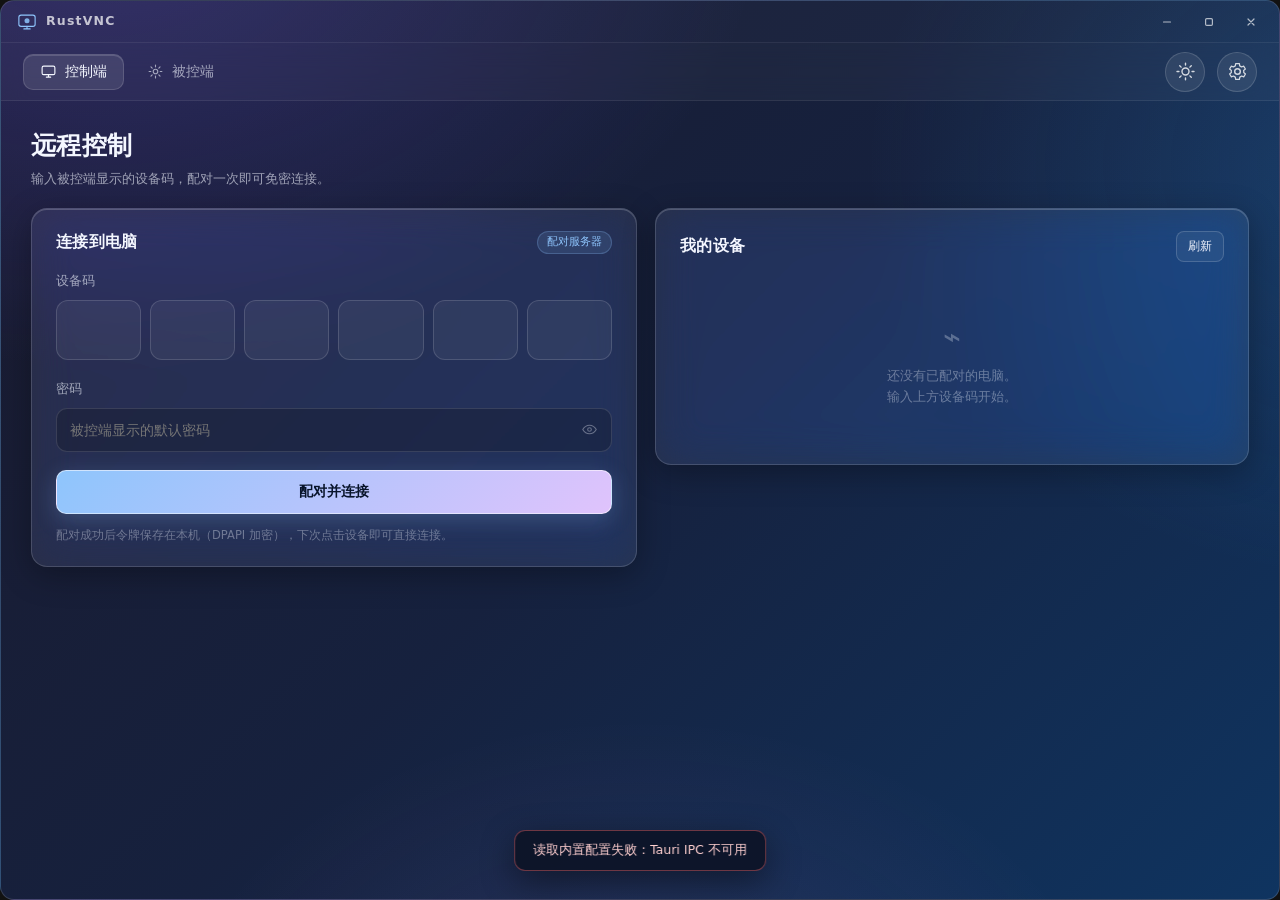
<file: apps/pc/ui/index.html>
<!doctype html>
<html lang="zh-CN" data-theme="dark">
<head>
  <meta charset="utf-8" />
  <meta name="viewport" content="width=device-width, initial-scale=1" />
  <meta name="color-scheme" content="dark" />
  <title>RustVNC</title>
  <link rel="stylesheet" href="styles.css" />
</head>
<body>
  <div class="window-shell">
    <header class="titlebar" data-tauri-drag-region>
      <div class="titlebar-brand" data-tauri-drag-region>
        <span class="mark" aria-hidden="true">
          <svg viewBox="0 0 32 32" fill="none">
            <rect x="3" y="5" width="26" height="18" rx="3.5" stroke="currentColor" stroke-width="1.8"/>
            <path d="M11 27h10M16 23v4" stroke="currentColor" stroke-width="1.8" stroke-linecap="round"/>
            <circle cx="16" cy="14" r="4" fill="currentColor" opacity=".85"/>
          </svg>
        </span>
        <span class="titlebar-name">RustVNC</span>
      </div>
      <div class="window-controls">
        <button class="window-btn" id="winMin" type="button" title="最小化" aria-label="最小化">
          <svg viewBox="0 0 12 12"><path d="M2.5 6h7" stroke="currentColor" stroke-width="1.2" stroke-linecap="round"/></svg>
        </button>
        <button class="window-btn" id="winMax" type="button" title="最大化" aria-label="最大化">
          <svg viewBox="0 0 12 12"><rect x="2.6" y="2.6" width="6.8" height="6.8" rx="1.2" fill="none" stroke="currentColor" stroke-width="1.2"/></svg>
        </button>
        <button class="window-btn close" id="winClose" type="button" title="关闭" aria-label="关闭">
          <svg viewBox="0 0 12 12"><path d="m3 3 6 6M9 3 3 9" stroke="currentColor" stroke-width="1.2" stroke-linecap="round"/></svg>
        </button>
      </div>
    </header>

    <nav class="main-nav">
      <div class="tabs" role="tablist">
        <button class="tab is-active" id="tabController" data-view="controller" type="button" role="tab">
          <svg viewBox="0 0 24 24" fill="none" aria-hidden="true"><rect x="3" y="4.5" width="18" height="12" rx="2.2" stroke="currentColor" stroke-width="1.6"/><path d="M9 20h6M12 17v3" stroke="currentColor" stroke-width="1.6" stroke-linecap="round"/></svg>
          控制端
        </button>
        <button class="tab" id="tabAgent" data-view="agent" type="button" role="tab">
          <svg viewBox="0 0 24 24" fill="none" aria-hidden="true"><circle cx="12" cy="12" r="3.2" stroke="currentColor" stroke-width="1.6"/><path d="M12 3v2.4M12 18.6V21M3 12h2.4M18.6 12H21M5.6 5.6l1.7 1.7M16.7 16.7l1.7 1.7M18.4 5.6l-1.7 1.7M7.3 16.7l-1.7 1.7" stroke="currentColor" stroke-width="1.6" stroke-linecap="round"/></svg>
          被控端
        </button>
        <button class="tab" data-view="settings" type="button" role="tab" id="tabSettings" hidden>设置</button>
      </div>
      <button class="icon-btn" id="themeBtn" type="button" title="切换为明亮主题" aria-label="切换主题">
        <svg class="icon-sun" viewBox="0 0 24 24" fill="none" aria-hidden="true">
          <circle cx="12" cy="12" r="4" stroke="currentColor" stroke-width="1.6"/>
          <path d="M12 2.5v2.2M12 19.3v2.2M4.5 12H2.3M21.7 12h-2.2M5.4 5.4l1.6 1.6M17 17l1.6 1.6M18.6 5.4 17 7M7 17l-1.6 1.6" stroke="currentColor" stroke-width="1.6" stroke-linecap="round"/>
        </svg>
        <svg class="icon-moon" viewBox="0 0 24 24" fill="none" aria-hidden="true">
          <path d="M20 14.2A8.2 8.2 0 0 1 9.8 4a8.2 8.2 0 1 0 10.2 10.2Z" stroke="currentColor" stroke-width="1.6" stroke-linejoin="round"/>
        </svg>
      </button>
      <button class="icon-btn" id="settingsBtn" type="button" title="设置" aria-label="设置">
        <svg viewBox="0 0 24 24" fill="none" aria-hidden="true">
          <path d="M12 15.2a3.2 3.2 0 1 0 0-6.4 3.2 3.2 0 0 0 0 6.4Z" stroke="currentColor" stroke-width="1.6"/>
          <path d="M19.1 12a7.2 7.2 0 0 0-.1-1.2l2-1.6-2-3.4-2.4 1a7.3 7.3 0 0 0-2.1-1.2L14.2 3h-4.3l-.4 2.6a7.3 7.3 0 0 0-2.1 1.2l-2.4-1-2 3.4 2 1.6a7.2 7.2 0 0 0 0 2.4l-2 1.6 2 3.4 2.4-1a7.3 7.3 0 0 0 2.1 1.2l.4 2.6h4.3l.4-2.6a7.3 7.3 0 0 0 2.1-1.2l2.4 1 2-3.4-2-1.6c.06-.4.1-.8.1-1.2Z" stroke="currentColor" stroke-width="1.4" stroke-linejoin="round"/>
        </svg>
      </button>
    </nav>

    <main class="content">
      <!-- ======================================================= controller -->
      <section class="view is-visible" id="view-controller">
        <div class="page-head">
          <div>
            <h1>远程控制</h1>
            <p>输入被控端显示的设备码，配对一次即可免密连接。</p>
          </div>
        </div>

        <div class="controller-grid">
          <article class="glass card pairing-card">
            <header class="card-head">
              <h2>连接到电脑</h2>
              <span class="tag" id="pairServerTag">配对服务器</span>
            </header>

            <form id="pairForm" autocomplete="off">
              <label class="field-label">设备码</label>
              <div class="code-inputs" id="codeInputs">
                <input class="code-digit" inputmode="text" maxlength="1" autocomplete="off" aria-label="设备码第 1 位" />
                <input class="code-digit" inputmode="text" maxlength="1" autocomplete="off" aria-label="设备码第 2 位" />
                <input class="code-digit" inputmode="text" maxlength="1" autocomplete="off" aria-label="设备码第 3 位" />
                <input class="code-digit" inputmode="text" maxlength="1" autocomplete="off" aria-label="设备码第 4 位" />
                <input class="code-digit" inputmode="text" maxlength="1" autocomplete="off" aria-label="设备码第 5 位" />
                <input class="code-digit" inputmode="text" maxlength="1" autocomplete="off" aria-label="设备码第 6 位" />
              </div>

              <label class="field-label" for="pairPassword">密码</label>
              <div class="input-wrap">
                <input id="pairPassword" type="password" placeholder="被控端显示的默认密码" autocomplete="off" />
                <button class="reveal" id="togglePairPassword" type="button" title="显示密码" aria-label="显示密码">
                  <svg viewBox="0 0 24 24" fill="none"><path d="M2.5 12s3.5-6 9.5-6 9.5 6 9.5 6-3.5 6-9.5 6-9.5-6-9.5-6Z" stroke="currentColor" stroke-width="1.5"/><circle cx="12" cy="12" r="2.6" stroke="currentColor" stroke-width="1.5"/></svg>
                </button>
              </div>

              <button class="primary-btn wide" id="pairBtn" type="submit">
                <span class="btn-label">配对并连接</span>
                <span class="spinner" hidden></span>
              </button>
              <p class="hint">配对成功后令牌保存在本机（DPAPI 加密），下次点击设备即可直接连接。</p>
            </form>
          </article>

          <article class="glass card devices-card">
            <header class="card-head">
              <h2>我的设备</h2>
              <button class="ghost-btn small" id="refreshDevices" type="button">刷新</button>
            </header>
            <div class="device-list" id="deviceList"></div>
            <div class="empty" id="devicesEmpty">
              <span class="empty-icon">⌁</span>
              <p>还没有已配对的电脑。<br />输入上方设备码开始。</p>
            </div>
          </article>
        </div>
      </section>

      <!-- ============================================================ agent -->
      <section class="view" id="view-agent">
        <div class="page-head">
          <div>
            <h1>被控端</h1>
            <p>让这台电脑被手机或其他电脑控制。设备码可随时重新生成。</p>
          </div>
        </div>

        <div class="agent-empty glass card" id="agentEmpty">
          <span class="empty-icon">
            <svg viewBox="0 0 48 48" fill="none"><rect x="6" y="9" width="36" height="24" rx="4" stroke="currentColor" stroke-width="2"/><path d="M18 40h12M24 33v7" stroke="currentColor" stroke-width="2" stroke-linecap="round"/></svg>
          </span>
          <h2>本机尚未注册为被控端</h2>
          <p>启动服务后，本机会自动注册到配对服务器并显示 6 位设备码。</p>
          <button class="primary-btn" id="startAgentBtn" type="button">启动被控服务</button>
        </div>

        <div class="agent-layout" id="agentPanel" hidden>
          <article class="glass card code-card">
            <header class="card-head">
              <h2>设备码</h2>
              <span class="status" id="agentStatus"><i class="dot offline"></i><span id="agentStatusText">未启动</span></span>
            </header>

            <div class="device-code" id="agentCode">—</div>
            <div class="code-actions">
              <button class="ghost-btn small" id="copyCode" type="button">复制设备码</button>
              <button class="ghost-btn small" id="togglePassword" type="button">显示密码</button>
              <button class="ghost-btn small" id="rotatePassword" type="button">修改密码</button>
            </div>

            <div class="password-row">
              <span class="password-label">默认密码</span>
              <span class="password-value mono" id="agentPassword">••••••••</span>
              <span class="tag" id="agentHeadscaleTag">Headscale</span>
            </div>

            <div class="agent-actions">
              <button class="primary-btn" id="agentStartStop" type="button">启动服务</button>
              <button class="danger-btn" id="forgetAgent" type="button">重新注册</button>
            </div>
            <p class="hint" id="agentHint">设备码与密码仅显示在本机。</p>
          </article>

          <article class="glass card paired-card">
            <header class="card-head">
              <h2>已配对控制端</h2>
              <span class="muted" id="pairedCount">0 个</span>
            </header>
            <div class="paired-list" id="pairedList"></div>
            <div class="empty" id="pairedEmpty">
              <span class="empty-icon">⌁</span>
              <p>暂无控制端。手机或电脑配对后会显示在这里。</p>
            </div>

            <div class="info-grid">
              <div><span>Tailscale IP</span><strong class="mono" id="agentIp">—</strong></div>
              <div><span>监听端口</span><strong class="mono" id="agentPort">—</strong></div>
              <div><span>在线控制端</span><strong id="agentClients">0</strong></div>
              <div><span>连接状态</span><strong id="agentNetwork">—</strong></div>
            </div>
          </article>
        </div>
      </section>

      <!-- ========================================================= settings -->
      <section class="view" id="view-settings">
        <div class="page-head">
          <div>
            <h1>设置</h1>
            <p>所有配置保存在本机；涉及网络与画面的修改需重启被控服务后生效。</p>
          </div>
          <button class="ghost-btn" id="backFromSettings" type="button">返回</button>
        </div>

        <form class="settings-grid" id="settingsForm">
          <article class="glass card settings-card">
            <header class="card-head"><h2>配对服务器</h2></header>
            <label class="field">
              <span>服务器地址</span>
              <input id="setServerUrl" type="url" placeholder="https://rvnc.example.com" autocomplete="off" />
            </label>
            <label class="field">
              <span>本机显示名称（被控端）</span>
              <input id="setDeviceName" type="text" maxlength="64" autocomplete="off" />
            </label>
            <label class="field">
              <span>控制端名称</span>
              <input id="setControllerName" type="text" maxlength="64" autocomplete="off" />
            </label>
            <div class="inline-actions">
              <button class="ghost-btn small" id="enrollNetwork" type="button">获取网络接入密钥</button>
            </div>
            <p class="hint">为独立控制端申请 tsnet 预授权密钥（只显示一次），填入 sidecar 的 TS_AUTHKEY。</p>
            <p class="hint">修改服务器地址后，已保存的令牌仍绑定原服务器；需要重新配对。</p>
          </article>

          <article class="glass card settings-card">
            <header class="card-head"><h2>网络</h2></header>
            <label class="field">
              <span>网络模式</span>
              <input id="setNetworkMode" type="text" placeholder="direct 或 socks5://127.0.0.1:1055" autocomplete="off" />
            </label>
            <label class="field">
              <span>被控监听地址</span>
              <input id="setBind" type="text" placeholder="127.0.0.1" autocomplete="off" />
            </label>
            <label class="field">
              <span>被控监听端口</span>
              <input id="setPort" type="number" min="1" max="65535" />
            </label>
            <label class="field">
              <span>Tailscale IP（可选）</span>
              <input id="setTailscaleIp" type="text" placeholder="留空则由 Headscale 解析" autocomplete="off" />
            </label>
            <p class="hint">桌面端通过内置 tsnet sidecar 的 SOCKS5 端口接入虚拟网络。</p>
          </article>

          <article class="glass card settings-card">
            <header class="card-head"><h2>画面与性能</h2></header>
            <label class="field">
              <span>帧率（1–60）</span>
              <input id="setFps" type="number" min="1" max="60" />
            </label>
            <label class="field">
              <span>JPEG 画质（20–95）</span>
              <input id="setQuality" type="number" min="20" max="95" />
            </label>
            <label class="field">
              <span>最大宽度（0 = 原始分辨率）</span>
              <input id="setMaxWidth" type="number" min="0" max="7680" />
            </label>
            <p class="hint">始终保持原始宽高比，控制端不会拉伸画面。</p>
          </article>

          <article class="glass card settings-card">
            <header class="card-head"><h2>关于</h2></header>
            <dl class="about-list">
              <div><dt>版本</dt><dd id="aboutVersion">—</dd></div>
              <div><dt>控制端 ID</dt><dd class="mono small" id="aboutControllerId">—</dd></div>
              <div><dt>令牌存储</dt><dd>Windows DPAPI</dd></div>
              <div><dt>显示比例</dt><dd>等比适配</dd></div>
            </dl>
          </article>

          <article class="glass card settings-card embedded-card">
            <header class="card-head">
              <h2>内置配置（.env）</h2>
              <button class="ghost-btn small" id="toggleEmbeddedSecrets" type="button">显示敏感值</button>
            </header>
            <div id="embeddedConfigList" class="embedded-list"></div>
            <p class="hint">构建时从仓库根目录的 <code>.env</code> 读取并编译进本程序。任何人拿到安装包都可以提取这些值，请勿分发包含生产密钥的构建。</p>
          </article>

          <div class="settings-actions">
            <button class="primary-btn" type="submit" id="saveSettingsBtn">保存设置</button>
            <button class="ghost-btn" type="button" id="reloadSettingsBtn">放弃修改</button>
          </div>
        </form>
      </section>
    </main>

    <!-- ============================================================ session -->
    <section class="session" id="sessionView" hidden>
      <div class="session-stage" id="sessionStage" tabindex="0">
        <img id="sessionImage" alt="远程桌面画面" draggable="false" />
        <div class="session-placeholder" id="sessionPlaceholder">
          <span class="spinner large"></span>
          <p>正在建立加密会话…</p>
        </div>
        <div class="session-toolbar" id="sessionToolbar">
          <div class="session-meta">
            <strong id="sessionDevice">—</strong>
            <span id="sessionDetail">—</span>
          </div>
          <div class="session-actions">
            <button class="tool-btn" id="sessionText" type="button" title="发送文本">文本</button>
            <button class="tool-btn" id="sessionFullscreen" type="button" title="全屏">全屏</button>
            <button class="tool-btn" id="sessionDisconnect" type="button" title="断开">断开</button>
            <button class="tool-btn icon" id="sessionSettings" type="button" title="会话设置" aria-label="会话设置">
              <svg viewBox="0 0 24 24" fill="none"><path d="M12 15.2a3.2 3.2 0 1 0 0-6.4 3.2 3.2 0 0 0 0 6.4Z" stroke="currentColor" stroke-width="1.6"/><path d="M19.1 12a7.2 7.2 0 0 0-.1-1.2l2-1.6-2-3.4-2.4 1a7.3 7.3 0 0 0-2.1-1.2L14.2 3h-4.3l-.4 2.6a7.3 7.3 0 0 0-2.1 1.2l-2.4-1-2 3.4 2 1.6a7.2 7.2 0 0 0 0 2.4l-2 1.6 2 3.4 2.4-1a7.3 7.3 0 0 0 2.1 1.2l.4 2.6h4.3l.4-2.6a7.3 7.3 0 0 0 2.1-1.2l2.4 1 2-3.4-2-1.6c.06-.4.1-.8.1-1.2Z" stroke="currentColor" stroke-width="1.4" stroke-linejoin="round"/></svg>
            </button>
          </div>
        </div>
        <div class="session-hint" id="sessionHint">点击画面以捕获键盘 · 鼠标移至顶部显示工具条</div>
        <textarea class="session-ime" id="sessionIme" aria-label="输入法输入" autocomplete="off" spellcheck="false"></textarea>
      </div>
    </section>

    <div class="toast" id="toast" role="status" aria-live="polite"></div>

    <div class="modal-backdrop" id="modal" hidden>
      <div class="glass modal-card" role="dialog" aria-modal="true">
        <h2 id="modalTitle">提示</h2>
        <p id="modalText"></p>
        <input class="modal-input" id="modalInput" type="text" autocomplete="off" />
        <div class="modal-actions">
          <button class="ghost-btn" id="modalCancel" type="button">取消</button>
          <button class="primary-btn" id="modalOk" type="button">确定</button>
        </div>
      </div>
    </div>
  </div>

  <script src="app.js" defer></script>
</body>
</html>
</file>
<file: apps/pc/ui/styles.css>
:root {
  --bg-a: #1a1a2e;
  --bg-b: #16213e;
  --bg-c: #0f3460;
  --glass-bg: rgba(255, 255, 255, 0.08);
  --glass-bg-strong: rgba(255, 255, 255, 0.12);
  --glass-border: 1px solid rgba(255, 255, 255, 0.15);
  --glass-blur: blur(20px) saturate(160%);
  --radius: 16px;
  --shadow: 0 8px 32px rgba(0, 0, 0, 0.3), inset 0 1px 0 rgba(255, 255, 255, 0.2);
  --text: #f4f7ff;
  --muted: rgba(244, 247, 255, 0.6);
  --faint: rgba(244, 247, 255, 0.36);
  --accent: #8ec5fc;
  --accent-2: #e0c3fc;
  --ok: #4ade80;
  --warn: #fbbf24;
  --danger: #ff6b6b;
  --font: "Segoe UI", "PingFang SC", "Microsoft YaHei", system-ui, sans-serif;
  --mono: "Cascadia Mono", Consolas, monospace;
}

* { box-sizing: border-box; }
[hidden] { display: none !important; }

/* Theme toggle icon: sun = switch to light, moon = switch to dark. */
html[data-theme="dark"] .icon-moon { display: none; }
html[data-theme="light"] .icon-sun { display: none; }
.icon-btn .icon-sun,
.icon-btn .icon-moon { width: 21px; height: 21px; }
html, body { height: 100%; margin: 0; }
body {
  color: var(--text);
  font-family: var(--font);
  font-size: 14px;
  line-height: 1.5;
  background: transparent;
  overflow: hidden;
  -webkit-font-smoothing: antialiased;
  user-select: none;
}
input, textarea { user-select: text; }
button { font-family: inherit; }

.window-shell {
  position: relative;
  height: 100vh;
  display: flex;
  flex-direction: column;
  overflow: hidden;
  border-radius: 14px;
  border: 1px solid rgba(255, 255, 255, 0.14);
  background:
    radial-gradient(1100px 760px at 8% -10%, rgba(106, 92, 255, 0.28), transparent 60%),
    radial-gradient(900px 700px at 110% 18%, rgba(47, 143, 224, 0.22), transparent 60%),
    radial-gradient(800px 600px at 50% 120%, rgba(214, 122, 214, 0.12), transparent 60%),
    linear-gradient(135deg, var(--bg-a) 0%, var(--bg-b) 50%, var(--bg-c) 100%);
}

/* ------------------------------------------------------------------ chrome */
.titlebar {
  height: 42px;
  flex: none;
  display: flex;
  align-items: center;
  justify-content: space-between;
  padding: 0 8px 0 16px;
  border-bottom: 1px solid rgba(255, 255, 255, 0.07);
  background: rgba(255, 255, 255, 0.025);
}
.titlebar-brand {
  display: flex;
  align-items: center;
  gap: 9px;
  color: var(--accent);
}
.mark { width: 20px; height: 20px; display: grid; place-items: center; }
.mark svg { width: 20px; height: 20px; }
.titlebar-name {
  color: rgba(255, 255, 255, 0.72);
  font-size: 12.5px;
  letter-spacing: 1.2px;
  font-weight: 600;
}
.window-controls { display: flex; gap: 2px; }
.window-btn {
  width: 40px;
  height: 30px;
  display: grid;
  place-items: center;
  border: 0;
  border-radius: 7px;
  background: transparent;
  color: rgba(255, 255, 255, 0.66);
  cursor: pointer;
  transition: background 140ms ease, color 140ms ease;
}
.window-btn svg { width: 12px; height: 12px; }
.window-btn:hover { background: rgba(255, 255, 255, 0.09); color: #fff; }
.window-btn.close:hover { background: rgba(232, 66, 66, 0.85); }

.main-nav {
  flex: none;
  height: 58px;
  display: flex;
  align-items: center;
  gap: 12px;
  padding: 0 22px;
  border-bottom: 1px solid rgba(255, 255, 255, 0.08);
  background: rgba(255, 255, 255, 0.03);
  backdrop-filter: blur(12px);
  -webkit-backdrop-filter: blur(12px);
}
.tabs { display: flex; gap: 6px; margin-right: auto; }
.tab {
  display: inline-flex;
  align-items: center;
  gap: 8px;
  padding: 8px 16px;
  border-radius: 10px;
  border: 1px solid transparent;
  background: transparent;
  color: var(--muted);
  font-size: 13.5px;
  cursor: pointer;
  transition: background 160ms ease, color 160ms ease, border-color 160ms ease, transform 120ms ease;
}
.tab svg { width: 17px; height: 17px; }
.tab:hover { color: var(--text); background: rgba(255, 255, 255, 0.05); }
.tab:active { transform: scale(0.97); }
.tab.is-active {
  color: var(--text);
  background: rgba(255, 255, 255, 0.1);
  border-color: rgba(255, 255, 255, 0.14);
  box-shadow: inset 0 1px 0 rgba(255, 255, 255, 0.15);
}
.icon-btn {
  width: 40px;
  height: 40px;
  display: grid;
  place-items: center;
  border-radius: 50%;
  border: var(--glass-border);
  background: rgba(255, 255, 255, 0.08);
  color: rgba(255, 255, 255, 0.8);
  cursor: pointer;
  transition: transform 80ms ease, background 160ms ease, color 160ms ease;
}
.icon-btn svg { width: 21px; height: 21px; }
.icon-btn:hover { background: rgba(255, 255, 255, 0.15); color: #fff; }
.icon-btn:active { transform: scale(0.92); }

/* ------------------------------------------------------------------ layout */
.content {
  position: relative;
  flex: 1;
  overflow-y: auto;
  overflow-x: hidden;
  padding: 26px 30px 34px;
}
.content::-webkit-scrollbar { width: 9px; }
.content::-webkit-scrollbar-thumb { background: rgba(255, 255, 255, 0.14); border-radius: 8px; }
.content::-webkit-scrollbar-track { background: transparent; }

.view { display: none; }
.view.is-visible { display: block; animation: view-in 320ms cubic-bezier(0.22, 0.8, 0.3, 1) both; }
@keyframes view-in {
  from { opacity: 0; transform: translateY(10px); }
  to { opacity: 1; transform: translateY(0); }
}

.page-head {
  display: flex;
  align-items: flex-end;
  justify-content: space-between;
  gap: 20px;
  margin-bottom: 20px;
}
.page-head h1 { margin: 0 0 4px; font-size: 25px; font-weight: 650; letter-spacing: 0.3px; }
.page-head p { margin: 0; color: var(--muted); font-size: 13px; }

.glass {
  background: var(--glass-bg);
  backdrop-filter: var(--glass-blur);
  -webkit-backdrop-filter: var(--glass-blur);
  border: var(--glass-border);
  border-radius: var(--radius);
  box-shadow: var(--shadow);
}
.card { padding: 22px 24px; }
.card-head {
  display: flex;
  align-items: center;
  justify-content: space-between;
  gap: 16px;
  margin-bottom: 18px;
}
.card-head h2 { margin: 0; font-size: 15.5px; font-weight: 600; letter-spacing: 0.3px; }
.muted { color: var(--muted); font-size: 12.5px; }
.mono { font-family: var(--mono); }
.small { font-size: 12px; }
.tag {
  display: inline-block;
  padding: 2px 9px;
  border-radius: 999px;
  font-size: 11px;
  color: var(--accent);
  background: rgba(142, 197, 252, 0.12);
  border: 1px solid rgba(142, 197, 252, 0.24);
  white-space: nowrap;
}
.tag.ok { color: var(--ok); background: rgba(74, 222, 128, 0.1); border-color: rgba(74, 222, 128, 0.26); }
.tag.warn { color: var(--warn); background: rgba(251, 191, 36, 0.1); border-color: rgba(251, 191, 36, 0.26); }
.tag.bad { color: var(--danger); background: rgba(255, 107, 107, 0.1); border-color: rgba(255, 107, 107, 0.26); }

/* ------------------------------------------------------------------ buttons */
.primary-btn, .ghost-btn, .danger-btn, .tool-btn {
  display: inline-flex;
  align-items: center;
  justify-content: center;
  gap: 8px;
  border-radius: 10px;
  padding: 10px 18px;
  font-size: 13.5px;
  cursor: pointer;
  transition: transform 120ms ease, background 180ms ease, border-color 180ms ease, box-shadow 180ms ease, opacity 180ms ease;
}
.primary-btn {
  border: 1px solid rgba(255, 255, 255, 0.55);
  background: linear-gradient(135deg, var(--accent), var(--accent-2));
  color: #08142a;
  font-weight: 650;
  box-shadow: 0 6px 22px rgba(142, 197, 252, 0.22);
}
.primary-btn:hover { transform: translateY(-1px); box-shadow: 0 8px 28px rgba(142, 197, 252, 0.32); }
.primary-btn:active { transform: scale(0.97); }
.primary-btn[disabled] { opacity: 0.55; cursor: wait; transform: none; }
.primary-btn.wide { width: 100%; margin-top: 18px; padding: 12px 18px; }
.ghost-btn {
  border: 1px solid rgba(255, 255, 255, 0.16);
  background: rgba(255, 255, 255, 0.06);
  color: var(--text);
}
.ghost-btn:hover { background: rgba(255, 255, 255, 0.11); border-color: rgba(255, 255, 255, 0.26); }
.ghost-btn:active { transform: scale(0.97); }
.ghost-btn.small { padding: 6px 11px; font-size: 12px; border-radius: 8px; }
.danger-btn {
  border: 1px solid rgba(255, 107, 107, 0.3);
  background: rgba(255, 107, 107, 0.09);
  color: rgba(255, 140, 140, 0.95);
}
.danger-btn:hover { background: rgba(255, 107, 107, 0.18); border-color: rgba(255, 107, 107, 0.5); }
.danger-btn:active { transform: scale(0.97); }
.ghost-btn svg, .danger-btn svg { width: 15px; height: 15px; }

.spinner {
  width: 15px;
  height: 15px;
  border-radius: 50%;
  border: 2px solid rgba(8, 20, 42, 0.25);
  border-top-color: #08142a;
  animation: spin 700ms linear infinite;
}
.spinner.large { width: 32px; height: 32px; border-width: 3px; border-color: rgba(255,255,255,0.18); border-top-color: var(--accent); }
@keyframes spin { to { transform: rotate(360deg); } }

/* --------------------------------------------------------------- controller */
.controller-grid {
  display: grid;
  grid-template-columns: 1.02fr 1fr;
  gap: 18px;
  align-items: start;
}
.pairing-card { animation: card-in 480ms cubic-bezier(0.22, 0.8, 0.3, 1) both; }
.devices-card { animation: card-in 480ms 80ms cubic-bezier(0.22, 0.8, 0.3, 1) both; }
@keyframes card-in {
  from { opacity: 0; transform: translateY(16px) scale(0.99); }
  to { opacity: 1; transform: translateY(0) scale(1); }
}

.field-label {
  display: block;
  margin: 0 0 9px;
  font-size: 12.5px;
  color: var(--muted);
}
.code-inputs {
  display: grid;
  grid-template-columns: repeat(6, 1fr);
  gap: 9px;
  margin-bottom: 20px;
}
.code-digit {
  appearance: none;
  width: 100%;
  height: 60px;
  padding: 0;
  text-align: center;
  font-family: var(--mono);
  font-size: 24px;
  font-weight: 600;
  color: #fff;
  caret-color: var(--accent);
  border-radius: 12px;
  border: 1px solid rgba(255, 255, 255, 0.14);
  background: rgba(255, 255, 255, 0.055);
  outline: none;
  transition: transform 150ms ease, border-color 150ms ease, background 150ms ease, box-shadow 150ms ease;
}
.code-digit:focus {
  border-color: rgba(142, 197, 252, 0.75);
  background: rgba(142, 197, 252, 0.09);
  box-shadow: 0 0 0 3px rgba(142, 197, 252, 0.14);
  transform: scale(1.05);
}
.code-digit.filled { animation: digit-pop 180ms ease; }
@keyframes digit-pop {
  0% { transform: scale(0.94); }
  60% { transform: scale(1.03); }
  100% { transform: scale(1); }
}

.input-wrap { position: relative; display: flex; align-items: center; }
.input-wrap input {
  width: 100%;
  padding: 11px 44px 11px 13px;
  border-radius: 11px;
  border: 1px solid rgba(255, 255, 255, 0.12);
  background: rgba(0, 0, 0, 0.2);
  color: var(--text);
  font: inherit;
  font-size: 13.5px;
  outline: none;
  transition: border-color 160ms ease, box-shadow 160ms ease;
}
.input-wrap input:focus { border-color: rgba(142, 197, 252, 0.6); box-shadow: 0 0 0 3px rgba(142, 197, 252, 0.12); }
.reveal {
  position: absolute;
  right: 6px;
  width: 32px;
  height: 32px;
  display: grid;
  place-items: center;
  border: 0;
  border-radius: 8px;
  background: transparent;
  color: var(--faint);
  cursor: pointer;
}
.reveal:hover { color: var(--text); background: rgba(255, 255, 255, 0.07); }
.reveal svg { width: 17px; height: 17px; }
.hint { margin: 12px 0 0; font-size: 11.5px; line-height: 1.6; color: var(--faint); }

.device-list { display: flex; flex-direction: column; gap: 10px; }
.device-item {
  display: flex;
  align-items: center;
  gap: 13px;
  padding: 13px 14px;
  border-radius: 12px;
  border: 1px solid rgba(255, 255, 255, 0.09);
  background: rgba(255, 255, 255, 0.04);
  cursor: pointer;
  transition: background 160ms ease, border-color 160ms ease, transform 120ms ease;
  animation: item-in 300ms cubic-bezier(0.22, 0.8, 0.3, 1) both;
}
.device-item:hover { background: rgba(255, 255, 255, 0.08); border-color: rgba(255, 255, 255, 0.18); }
.device-item:active { transform: scale(0.985); }
@keyframes item-in {
  from { opacity: 0; transform: translateY(10px); }
  to { opacity: 1; transform: translateY(0); }
}
.device-icon {
  width: 40px;
  height: 40px;
  flex: none;
  display: grid;
  place-items: center;
  border-radius: 11px;
  color: var(--accent);
  background: rgba(142, 197, 252, 0.1);
  border: 1px solid rgba(142, 197, 252, 0.2);
}
.device-icon svg { width: 21px; height: 21px; }
.device-meta { flex: 1; min-width: 0; display: flex; flex-direction: column; gap: 1px; }
.device-meta strong { font-size: 13.5px; font-weight: 600; overflow: hidden; text-overflow: ellipsis; white-space: nowrap; }
.device-meta .code { font-family: var(--mono); font-size: 12px; letter-spacing: 1.4px; color: var(--muted); }
.device-meta .sub { font-size: 11px; color: var(--faint); }
.device-remove {
  width: 30px;
  height: 30px;
  flex: none;
  display: grid;
  place-items: center;
  border: 0;
  border-radius: 8px;
  background: transparent;
  color: var(--faint);
  cursor: pointer;
  transition: background 140ms ease, color 140ms ease;
}
.device-remove:hover { background: rgba(255, 107, 107, 0.12); color: var(--danger); }
.device-remove svg { width: 15px; height: 15px; }

.status { display: inline-flex; align-items: center; gap: 7px; font-size: 12px; color: var(--muted); }
.dot {
  width: 8px;
  height: 8px;
  border-radius: 50%;
  background: var(--faint);
  flex: none;
}
.dot.online { background: var(--ok); animation: breathe 2s ease-in-out infinite; }
.dot.warn { background: var(--warn); }
.dot.offline { background: rgba(255, 255, 255, 0.24); }
@keyframes breathe {
  0%, 100% { opacity: 0.35; box-shadow: 0 0 0 0 rgba(74, 222, 128, 0.45); }
  50% { opacity: 1; box-shadow: 0 0 8px 1px rgba(74, 222, 128, 0.5); }
}

.empty { padding: 34px 20px; text-align: center; color: var(--faint); }
.empty-icon { display: block; font-size: 30px; margin-bottom: 6px; opacity: 0.8; }
.empty p { margin: 0; font-size: 12.5px; line-height: 1.7; }

/* --------------------------------------------------------------------- agent */
.agent-empty {
  max-width: 560px;
  margin: 8vh auto 0;
  padding: 44px 36px;
  text-align: center;
  animation: card-in 460ms cubic-bezier(0.22, 0.8, 0.3, 1) both;
}
.agent-empty .empty-icon svg { width: 54px; height: 54px; color: var(--accent); opacity: 0.85; }
.agent-empty h2 { margin: 12px 0 8px; font-size: 19px; font-weight: 600; }
.agent-empty p { margin: 0 0 22px; color: var(--muted); font-size: 13px; }

.agent-layout {
  display: grid;
  grid-template-columns: 1.08fr 1fr;
  gap: 18px;
  align-items: start;
}
.code-card { animation: card-in 480ms cubic-bezier(0.22, 0.8, 0.3, 1) both; }
.paired-card { animation: card-in 480ms 80ms cubic-bezier(0.22, 0.8, 0.3, 1) both; }

.device-code {
  margin: 10px 0 14px;
  text-align: center;
  font-family: var(--mono);
  font-size: 48px;
  font-weight: 650;
  letter-spacing: 10px;
  padding-left: 10px;
  color: #fff;
  text-shadow: 0 0 30px rgba(142, 197, 252, 0.28);
  font-variant-numeric: tabular-nums;
}
.code-actions { display: flex; justify-content: center; gap: 8px; flex-wrap: wrap; }
.password-row {
  display: flex;
  align-items: center;
  gap: 10px;
  margin-top: 20px;
  padding: 12px 14px;
  border-radius: 11px;
  background: rgba(0, 0, 0, 0.16);
  border: 1px solid rgba(255, 255, 255, 0.08);
}
.password-label { font-size: 12px; color: var(--muted); }
.password-value { flex: 1; font-size: 14px; letter-spacing: 3px; }
.agent-actions { display: flex; gap: 10px; margin-top: 18px; }
.agent-actions .primary-btn { flex: 1; }

.paired-list { display: flex; flex-direction: column; gap: 9px; margin-bottom: 16px; }
.paired-item {
  display: flex;
  align-items: center;
  gap: 12px;
  padding: 12px 13px;
  border-radius: 11px;
  border: 1px solid rgba(255, 255, 255, 0.08);
  background: rgba(255, 255, 255, 0.035);
  animation: item-in 300ms cubic-bezier(0.22, 0.8, 0.3, 1) both;
}
.paired-item .meta { flex: 1; min-width: 0; }
.paired-item .meta strong { display: block; font-size: 13px; font-weight: 600; }
.paired-item .meta span { font-size: 11px; color: var(--faint); }
.unpair-btn {
  border: 0;
  background: transparent;
  color: rgba(255, 140, 140, 0.82);
  font-size: 12px;
  padding: 5px 9px;
  border-radius: 7px;
  cursor: pointer;
  transition: background 140ms ease, color 140ms ease;
}
.unpair-btn:hover { background: rgba(255, 107, 107, 0.1); color: var(--danger); }

.info-grid {
  display: grid;
  grid-template-columns: 1fr 1fr;
  gap: 1px;
  border-radius: 11px;
  overflow: hidden;
  background: rgba(255, 255, 255, 0.06);
}
.info-grid > div {
  background: rgba(13, 19, 38, 0.55);
  padding: 12px 13px;
  display: flex;
  flex-direction: column;
  gap: 3px;
}
.info-grid span { font-size: 11px; color: var(--faint); }
.info-grid strong { font-size: 12.5px; font-weight: 550; }

/* ------------------------------------------------------------------ settings */
.settings-grid {
  display: grid;
  grid-template-columns: 1fr 1fr;
  gap: 18px;
}
.settings-card { animation: card-in 480ms cubic-bezier(0.22, 0.8, 0.3, 1) both; }
.settings-card:nth-child(2) { animation-delay: 60ms; }
.settings-card:nth-child(3) { animation-delay: 120ms; }
.settings-card:nth-child(4) { animation-delay: 180ms; }
.field { display: flex; flex-direction: column; gap: 7px; margin-bottom: 14px; }
.field > span { font-size: 12px; color: var(--muted); }
.field input {
  width: 100%;
  padding: 10px 12px;
  border-radius: 10px;
  border: 1px solid rgba(255, 255, 255, 0.11);
  background: rgba(0, 0, 0, 0.2);
  color: var(--text);
  font: inherit;
  font-size: 13px;
  outline: none;
  transition: border-color 160ms ease, box-shadow 160ms ease;
}
.field input:focus { border-color: rgba(142, 197, 252, 0.6); box-shadow: 0 0 0 3px rgba(142, 197, 252, 0.12); }
.settings-actions {
  grid-column: 1 / -1;
  display: flex;
  justify-content: flex-end;
  gap: 10px;
}
.embedded-card { grid-column: 1 / -1; }
.embedded-list { display: flex; flex-direction: column; gap: 8px; margin-bottom: 4px; }
.embedded-row {
  display: grid;
  grid-template-columns: minmax(150px, 260px) 1fr;
  gap: 12px;
  align-items: start;
  padding: 9px 12px;
  border-radius: 10px;
  background: rgba(255, 255, 255, 0.035);
  border: 1px solid rgba(255, 255, 255, 0.08);
}
.embedded-key { color: var(--muted); font-size: 12px; overflow-wrap: anywhere; }
.embedded-value { font-family: var(--mono); font-size: 12px; overflow-wrap: anywhere; }
html[data-theme="light"] .embedded-row {
  background: rgba(255, 255, 255, 0.42);
  border-color: rgba(255, 255, 255, 0.7);
}
.inline-actions { display: flex; flex-wrap: wrap; gap: 8px; margin: 0 0 6px; }
.modal-card p { white-space: pre-line; }
.about-list { margin: 0; display: flex; flex-direction: column; gap: 10px; }
.about-list div { display: flex; justify-content: space-between; gap: 14px; font-size: 12.5px; }
.about-list dt { color: var(--muted); margin: 0; }
.about-list dd { margin: 0; max-width: 62%; overflow: hidden; text-overflow: ellipsis; }

/* ------------------------------------------------------------------ session */
.session {
  position: absolute;
  inset: 0;
  z-index: 40;
  background: #000;
}
.session[hidden] { display: none; }
.session-stage {
  position: absolute;
  inset: 0;
  background: #000;
  outline: none;
  cursor: crosshair;
  overflow: hidden;
}
.session-stage img {
  position: absolute;
  inset: 0;
  width: 100%;
  height: 100%;
  object-fit: contain;
  object-position: center;
  pointer-events: none;
  user-select: none;
  opacity: 0;
  transition: opacity 200ms ease;
}
.session-stage img.is-live { opacity: 1; }
.session-placeholder {
  position: absolute;
  inset: 0;
  display: flex;
  flex-direction: column;
  align-items: center;
  justify-content: center;
  gap: 14px;
  color: var(--muted);
  font-size: 13px;
  background: radial-gradient(circle at 50% 45%, rgba(30, 42, 78, 0.7), #000 70%);
}
.session-placeholder p { margin: 0; }
.session-placeholder[hidden] { display: none; }

.session-toolbar {
  position: absolute;
  top: 14px;
  left: 50%;
  transform: translateX(-50%) translateY(0);
  display: flex;
  align-items: center;
  gap: 18px;
  padding: 8px 10px 8px 18px;
  border-radius: 13px;
  background: rgba(16, 22, 40, 0.62);
  border: 1px solid rgba(255, 255, 255, 0.16);
  backdrop-filter: blur(24px) saturate(160%);
  -webkit-backdrop-filter: blur(24px) saturate(160%);
  box-shadow: 0 10px 34px rgba(0, 0, 0, 0.45);
  transition: opacity 220ms ease, transform 220ms ease;
  z-index: 3;
}
.session.idle .session-toolbar { opacity: 0; transform: translateX(-50%) translateY(-8px); pointer-events: none; }
.session-meta { display: flex; flex-direction: column; gap: 1px; min-width: 130px; }
.session-meta strong { font-size: 12.5px; font-weight: 600; }
.session-meta span { font-size: 10.5px; color: var(--muted); }
.session-actions { display: flex; gap: 5px; }
.tool-btn {
  border: 1px solid rgba(255, 255, 255, 0.12);
  background: rgba(255, 255, 255, 0.07);
  color: var(--text);
  padding: 7px 12px;
  font-size: 12px;
  border-radius: 8px;
}
.tool-btn:hover { background: rgba(255, 255, 255, 0.14); }
.tool-btn:active { transform: scale(0.96); }
.tool-btn.icon { padding: 7px 9px; }
.tool-btn.icon svg { width: 16px; height: 16px; }
.session-hint {
  position: absolute;
  bottom: 22px;
  left: 50%;
  transform: translateX(-50%);
  color: rgba(255, 255, 255, 0.45);
  font-size: 11.5px;
  padding: 6px 14px;
  border-radius: 999px;
  background: rgba(0, 0, 0, 0.4);
  transition: opacity 400ms ease;
  pointer-events: none;
}
.session.hint-gone .session-hint { opacity: 0; }
.session-ime {
  position: absolute;
  left: 8px;
  top: 8px;
  width: 2px;
  height: 2px;
  opacity: 0;
  border: 0;
  padding: 0;
  resize: none;
  pointer-events: none;
}

/* -------------------------------------------------------------------- toast */
.toast {
  position: absolute;
  left: 50%;
  bottom: 28px;
  z-index: 90;
  transform: translate(-50%, 18px);
  opacity: 0;
  pointer-events: none;
  padding: 10px 18px;
  border-radius: 11px;
  background: rgba(13, 19, 38, 0.9);
  border: 1px solid rgba(255, 255, 255, 0.16);
  box-shadow: 0 10px 34px rgba(0, 0, 0, 0.45);
  backdrop-filter: blur(16px);
  -webkit-backdrop-filter: blur(16px);
  font-size: 12.5px;
  max-width: 70vw;
  transition: opacity 220ms ease, transform 220ms ease;
}
.toast.is-visible { opacity: 1; transform: translate(-50%, 0); }
.toast.is-error { border-color: rgba(255, 107, 107, 0.4); color: #ffd0d0; }

/* -------------------------------------------------------------------- modal */
.modal-backdrop {
  position: absolute;
  inset: 0;
  z-index: 95;
  display: grid;
  place-items: center;
  padding: 30px;
  background: rgba(6, 9, 20, 0.55);
  backdrop-filter: blur(10px);
  -webkit-backdrop-filter: blur(10px);
  animation: fade-in 180ms ease both;
}
.modal-backdrop[hidden] { display: none; }
@keyframes fade-in { from { opacity: 0; } to { opacity: 1; } }
.modal-card {
  width: min(420px, 100%);
  padding: 24px;
  border-radius: 18px;
  background: rgba(255, 255, 255, 0.1);
  animation: modal-in 240ms cubic-bezier(0.22, 0.8, 0.3, 1) both;
}
@keyframes modal-in {
  from { opacity: 0; transform: translateY(12px) scale(0.97); }
  to { opacity: 1; transform: translateY(0) scale(1); }
}
.modal-card h2 { margin: 0 0 8px; font-size: 17px; font-weight: 600; }
.modal-card p { margin: 0 0 16px; color: var(--muted); font-size: 12.5px; line-height: 1.65; }
.modal-input {
  width: 100%;
  padding: 10px 12px;
  border-radius: 10px;
  border: 1px solid rgba(255, 255, 255, 0.14);
  background: rgba(0, 0, 0, 0.22);
  color: var(--text);
  font: inherit;
  font-size: 13px;
  outline: none;
}
.modal-input[hidden] { display: none; }
.modal-input:focus { border-color: rgba(142, 197, 252, 0.6); }
.modal-actions { display: flex; justify-content: flex-end; gap: 9px; margin-top: 18px; }

/* --------------------------------------------------------------- responsive */
@media (max-width: 1080px) {
  .controller-grid, .agent-layout { grid-template-columns: 1fr; }
  .settings-grid { grid-template-columns: 1fr; }
  .device-code { font-size: 42px; letter-spacing: 8px; }
}

@media (prefers-reduced-motion: reduce) {
  *, *::before, *::after {
    animation-duration: 0.001ms !important;
    animation-iteration-count: 1 !important;
    transition-duration: 0.001ms !important;
  }
}

/* ==========================================================================
   Light theme ("明亮"): same glass language, daylight palette.
   Session view stays dark because it frames the remote desktop in black.
   ========================================================================== */
:root[data-theme="light"] {
  --text: #1c2340;
  --muted: rgba(28, 35, 64, 0.64);
  --faint: rgba(28, 35, 64, 0.42);
  --accent: #2f6fae;
  --accent-2: #7a5cae;
  --ok: #1f9d55;
  --warn: #b7791f;
  --danger: #d64545;
  --glass-bg: rgba(255, 255, 255, 0.42);
  --glass-bg-strong: rgba(255, 255, 255, 0.62);
  --glass-border: 1px solid rgba(255, 255, 255, 0.75);
  --glass-blur: blur(20px) saturate(150%);
  --shadow: 0 8px 30px rgba(63, 66, 120, 0.18), inset 0 1px 0 rgba(255, 255, 255, 0.9);
}

html[data-theme="light"] body { color: var(--text); }

html[data-theme="light"] .window-shell {
  border-color: rgba(255, 255, 255, 0.82);
  background:
    radial-gradient(900px 640px at 8% -12%, rgba(255, 255, 255, 0.75), transparent 62%),
    radial-gradient(780px 620px at 108% 16%, rgba(142, 197, 252, 0.5), transparent 62%),
    radial-gradient(720px 560px at 48% 116%, rgba(224, 195, 252, 0.55), transparent 62%),
    linear-gradient(135deg, #e0c3fc 0%, #8ec5fc 52%, #f5d5e0 100%);
}

html[data-theme="light"] .titlebar {
  background: rgba(255, 255, 255, 0.24);
  border-bottom-color: rgba(60, 70, 120, 0.08);
}
html[data-theme="light"] .titlebar-name { color: rgba(28, 35, 64, 0.72); }
html[data-theme="light"] .window-btn { color: rgba(28, 35, 64, 0.62); }
html[data-theme="light"] .window-btn:hover { background: rgba(28, 35, 64, 0.08); color: var(--text); }
html[data-theme="light"] .window-btn.close:hover { background: rgba(214, 69, 69, 0.88); color: #fff; }

html[data-theme="light"] .main-nav {
  background: rgba(255, 255, 255, 0.3);
  border-bottom-color: rgba(60, 70, 120, 0.09);
}
html[data-theme="light"] .tab { color: var(--muted); }
html[data-theme="light"] .tab:hover { color: var(--text); background: rgba(255, 255, 255, 0.42); }
html[data-theme="light"] .tab.is-active {
  color: var(--text);
  background: rgba(255, 255, 255, 0.68);
  border-color: rgba(255, 255, 255, 0.92);
  box-shadow: 0 5px 16px rgba(74, 84, 138, 0.14), inset 0 1px 0 #fff;
}
html[data-theme="light"] .icon-btn {
  background: rgba(255, 255, 255, 0.48);
  border-color: rgba(255, 255, 255, 0.85);
  color: rgba(28, 35, 64, 0.72);
}
html[data-theme="light"] .icon-btn:hover { background: rgba(255, 255, 255, 0.72); color: var(--text); }

html[data-theme="light"] .content::-webkit-scrollbar-thumb { background: rgba(28, 35, 64, 0.18); }

html[data-theme="light"] .code-digit,
html[data-theme="light"] .input-wrap input,
html[data-theme="light"] .field input,
html[data-theme="light"] .modal-input {
  background: rgba(255, 255, 255, 0.55);
  border-color: rgba(60, 70, 120, 0.16);
  color: var(--text);
}
html[data-theme="light"] .code-digit:focus,
html[data-theme="light"] .input-wrap input:focus,
html[data-theme="light"] .field input:focus,
html[data-theme="light"] .modal-input:focus {
  background: rgba(255, 255, 255, 0.82);
  border-color: rgba(47, 111, 174, 0.7);
  box-shadow: 0 0 0 3px rgba(47, 111, 174, 0.14);
}
html[data-theme="light"] input::placeholder,
html[data-theme="light"] textarea::placeholder { color: rgba(28, 35, 64, 0.38); }
html[data-theme="light"] .reveal { color: var(--faint); }
html[data-theme="light"] .reveal:hover { color: var(--text); background: rgba(28, 35, 64, 0.07); }

html[data-theme="light"] .device-item,
html[data-theme="light"] .paired-item {
  background: rgba(255, 255, 255, 0.42);
  border-color: rgba(255, 255, 255, 0.72);
}
html[data-theme="light"] .device-item:hover,
html[data-theme="light"] .paired-item:hover {
  background: rgba(255, 255, 255, 0.66);
  border-color: rgba(255, 255, 255, 0.96);
}
html[data-theme="light"] .device-icon {
  background: rgba(47, 111, 174, 0.1);
  border-color: rgba(47, 111, 174, 0.22);
  color: var(--accent);
}
html[data-theme="light"] .device-remove { color: var(--faint); }
html[data-theme="light"] .device-remove:hover { background: rgba(214, 69, 69, 0.1); color: var(--danger); }

html[data-theme="light"] .ghost-btn {
  background: rgba(255, 255, 255, 0.44);
  border-color: rgba(255, 255, 255, 0.82);
  color: var(--text);
}
html[data-theme="light"] .ghost-btn:hover {
  background: rgba(255, 255, 255, 0.7);
  border-color: rgba(255, 255, 255, 0.98);
}
html[data-theme="light"] .danger-btn {
  background: rgba(214, 69, 69, 0.08);
  border-color: rgba(214, 69, 69, 0.3);
  color: var(--danger);
}
html[data-theme="light"] .danger-btn:hover { background: rgba(214, 69, 69, 0.15); border-color: rgba(214, 69, 69, 0.5); }

html[data-theme="light"] .primary-btn {
  color: #fff;
  background: linear-gradient(135deg, #2f6fae, #7a5cae);
  border-color: rgba(255, 255, 255, 0.6);
  box-shadow: 0 6px 20px rgba(47, 111, 174, 0.24);
}
html[data-theme="light"] .primary-btn:hover { box-shadow: 0 9px 26px rgba(47, 111, 174, 0.32); }
html[data-theme="light"] .primary-btn .spinner {
  border-color: rgba(255, 255, 255, 0.35);
  border-top-color: #fff;
}

html[data-theme="light"] .device-code {
  color: var(--text);
  text-shadow: 0 0 26px rgba(47, 111, 174, 0.2);
}
html[data-theme="light"] .password-row {
  background: rgba(255, 255, 255, 0.42);
  border-color: rgba(255, 255, 255, 0.68);
}
html[data-theme="light"] .info-grid { background: rgba(60, 70, 120, 0.1); }
html[data-theme="light"] .info-grid > div { background: rgba(255, 255, 255, 0.52); }
html[data-theme="light"] .empty { color: var(--muted); }
html[data-theme="light"] .dot.offline { background: rgba(28, 35, 64, 0.24); }

html[data-theme="light"] .modal-backdrop { background: rgba(232, 238, 255, 0.42); }
html[data-theme="light"] .modal-card {
  background: rgba(255, 255, 255, 0.68);
  border-color: rgba(255, 255, 255, 0.92);
  box-shadow: 0 20px 60px rgba(63, 66, 120, 0.24), inset 0 1px 0 #fff;
}
html[data-theme="light"] .toast {
  background: rgba(255, 255, 255, 0.88);
  border-color: rgba(255, 255, 255, 0.96);
  color: var(--text);
  box-shadow: 0 10px 34px rgba(63, 66, 120, 0.22);
}
html[data-theme="light"] .toast.is-error { border-color: rgba(214, 69, 69, 0.4); color: #a52a2a; }

html[data-theme="light"] .tag {
  background: rgba(47, 111, 174, 0.1);
  border-color: rgba(47, 111, 174, 0.24);
  color: var(--accent);
}
html[data-theme="light"] .tag.ok { background: rgba(31, 157, 85, 0.1); border-color: rgba(31, 157, 85, 0.26); }
html[data-theme="light"] .tag.warn { background: rgba(183, 121, 31, 0.1); border-color: rgba(183, 121, 31, 0.26); }
html[data-theme="light"] .tag.bad { background: rgba(214, 69, 69, 0.1); border-color: rgba(214, 69, 69, 0.26); }
</file>
